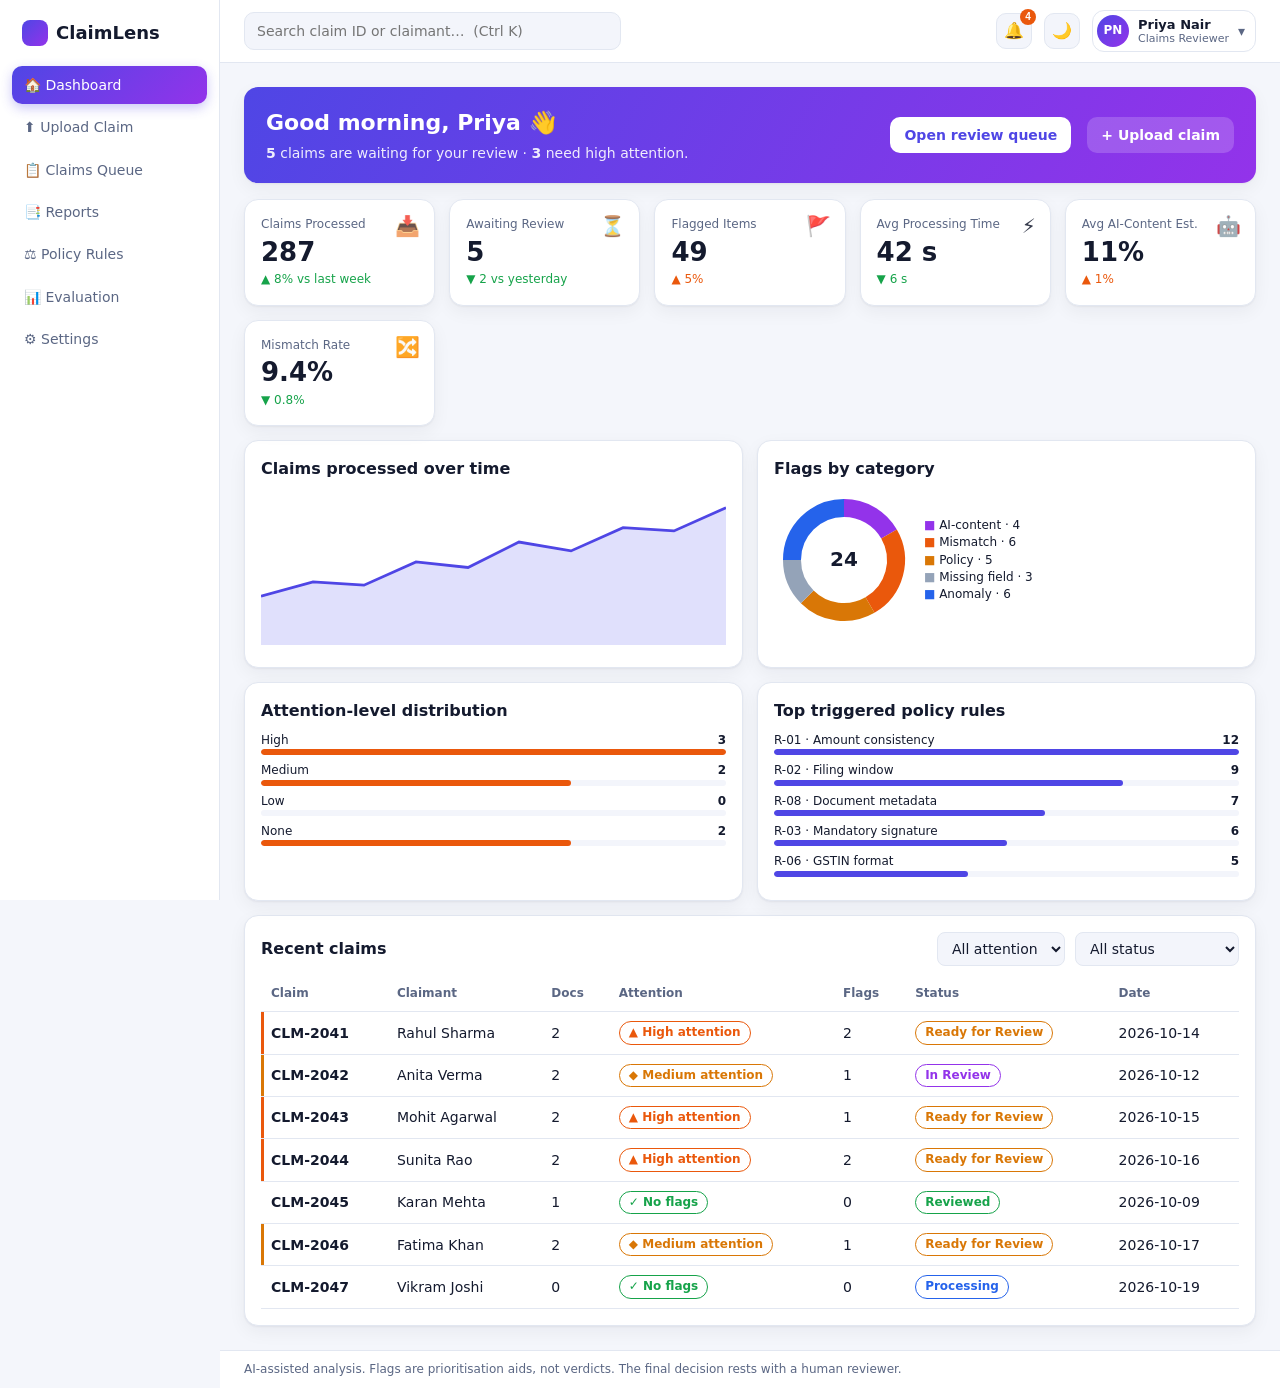
<file: index.html>
<!doctype html>
<html lang="en" data-theme="light">
<head>
<meta charset="utf-8">
<meta name="viewport" content="width=device-width,initial-scale=1">
<title>ClaimLens</title>
<link rel="stylesheet" href="style.css">
</head>
<body>
<div id="app">
  <div id="loaderr" style="display:none;font-family:system-ui,sans-serif;max-width:560px;margin:60px auto;padding:20px;border:1px solid #f59e0b;border-radius:12px;background:#fffbeb;color:#222">
    <h2 style="margin-top:0">ClaimLens could not load</h2>
    <p>This page needs <b>style.css</b> and <b>script.js</b> in the <b>same folder</b> as <b>index.html</b>, with exactly these names (no extra prefix or "(1)" in the name).</p>
    <p>Fix: rename the files if needed, or use the provided <b>claimlens.zip</b> and extract it fully before opening <b>index.html</b>.</p>
  </div>
</div>
<script src="script.js" onerror="document.getElementById('loaderr').style.display='block'"></script>
<script>window.addEventListener('load',function(){if(typeof render!=='function')document.getElementById('loaderr').style.display='block'})</script>
</body>
</html>
</file>
<file: style.css>
:root{--bg:#f4f6fb;--panel:#fff;--panel2:#f3f5fb;--bd:#e2e7f1;--tx:#141a2e;--mut:#5b6784;--pri:#4f46e5;--ok:#16a34a;--low:#2563eb;--med:#d97706;--high:#ea580c;--ai:#9333ea;--paper:#fffefb;--ink:#1b1f2a;--sh:0 1px 2px rgba(16,24,40,.05),0 6px 18px rgba(16,24,40,.05)}
[data-theme=dark]{--bg:#0b0f17;--panel:#121826;--panel2:#182033;--bd:#26304a;--tx:#e6ebf5;--mut:#8b96b0;--pri:#6366f1;--ok:#22c55e;--low:#3b82f6;--med:#f59e0b;--high:#f97316;--ai:#a855f7;--paper:#f8f7f2;--sh:0 1px 2px rgba(0,0,0,.35)}
*{box-sizing:border-box}html,body{margin:0;height:100%}
body{background:var(--bg);color:var(--tx);font:14px/1.45 Inter,system-ui,Segoe UI,sans-serif}
button,input,select,textarea{font:inherit;color:inherit}
a{color:var(--pri)}
.shell{display:grid;grid-template-columns:220px 1fr;min-height:100vh}
.side{background:var(--panel);border-right:1px solid var(--bd);padding:16px 12px;position:sticky;top:0;height:100vh;display:flex;flex-direction:column;gap:4px}
.logo{font-weight:800;font-size:18px;padding:4px 10px 16px;display:flex;gap:8px;align-items:center}
.logo i{width:26px;height:26px;border-radius:8px;background:linear-gradient(135deg,var(--pri),var(--ai));display:inline-block}
.nav{display:flex;gap:10px;align-items:center;padding:9px 12px;border-radius:10px;color:var(--mut);cursor:pointer;border:0;background:none;text-align:left;width:100%}
.nav:hover{background:var(--panel2);color:var(--tx)}.nav.on{background:linear-gradient(135deg,var(--pri),var(--ai));color:#fff;box-shadow:0 4px 12px rgba(79,70,229,.3)}
.main{display:flex;flex-direction:column;min-width:0}
.top{display:flex;gap:12px;align-items:center;padding:10px 24px;border-bottom:1px solid var(--bd);background:var(--panel);position:sticky;top:0;z-index:20}
.top input{flex:1;max-width:420px;background:var(--panel2);border:1px solid var(--bd);border-radius:10px;padding:8px 12px}
.page{padding:24px;flex:1}
.foot{padding:10px 24px;border-top:1px solid var(--bd);color:var(--mut);font-size:12px;background:var(--panel)}
h1{font-size:22px;margin:0 0 4px}h2{font-size:16px;margin:0 0 10px}h3{font-size:14px;margin:0 0 6px}
.sub{color:var(--mut);margin:0 0 18px}
.card{background:var(--panel);border:1px solid var(--bd);border-radius:14px;padding:16px;box-shadow:var(--sh)}
.grid{display:grid;gap:14px}.g6{grid-template-columns:repeat(auto-fit,minmax(170px,1fr))}.g2{grid-template-columns:repeat(auto-fit,minmax(340px,1fr))}
.kpi .v{font-size:26px;font-weight:700}.kpi .l{color:var(--mut);font-size:12px}
.btn{background:var(--pri);color:#fff;border:0;border-radius:10px;padding:8px 14px;cursor:pointer;font-weight:600}
.btn.sec{background:var(--panel2);color:var(--tx);border:1px solid var(--bd)}.btn.sm{padding:4px 10px;font-size:12px}
.btn.ok{background:var(--ok);color:#06210f}.btn:disabled{opacity:.45;cursor:not-allowed}
.badge{display:inline-flex;gap:5px;align-items:center;padding:2px 9px;border-radius:99px;font-size:12px;font-weight:600;border:1px solid currentColor;white-space:nowrap}
.b-high{color:var(--high)}.b-medium{color:var(--med)}.b-low{color:var(--low)}.b-ok{color:var(--ok)}.b-mut{color:var(--mut)}.b-ai{color:var(--ai)}
table{width:100%;border-collapse:collapse}th,td{text-align:left;padding:9px 10px;border-bottom:1px solid var(--bd);vertical-align:middle}
th{color:var(--mut);font-weight:600;font-size:12px;cursor:default}tr.row:hover{background:var(--panel2);cursor:pointer}
.bar{height:6px;background:var(--panel2);border-radius:9px;overflow:hidden;min-width:60px}.bar>i{display:block;height:100%;border-radius:9px}
.row2{display:flex;gap:10px;align-items:center;flex-wrap:wrap}.sp{flex:1}
.drop{border:2px dashed var(--bd);border-radius:16px;padding:40px;text-align:center;cursor:pointer;background:var(--panel2)}
.drop.over{border-color:var(--pri);background:rgba(99,102,241,.1)}
input[type=text],input[type=number],input[type=date],select,textarea{background:var(--panel2);border:1px solid var(--bd);border-radius:8px;padding:7px 10px;width:100%}
label.f{display:block;font-size:12px;color:var(--mut);margin-bottom:10px}
.err{color:var(--high);font-size:12px;margin:6px 0}
.step{display:flex;gap:12px;align-items:center;padding:12px 0;border-bottom:1px solid var(--bd)}
.dot{width:26px;height:26px;border-radius:50%;display:grid;place-items:center;background:var(--panel2);font-size:13px;border:1px solid var(--bd)}
.dot.done{background:var(--ok);color:#06210f;border:0}.dot.run{border-color:var(--pri);color:var(--pri);animation:pulse 1s infinite}
@keyframes pulse{50%{box-shadow:0 0 0 6px rgba(99,102,241,.25)}}
@media(prefers-reduced-motion:reduce){*{animation:none!important;transition:none!important}}
.rev{display:grid;grid-template-columns:1.15fr .95fr 1.1fr;gap:14px;align-items:start}
@media(max-width:1100px){.rev{grid-template-columns:1fr}.shell{grid-template-columns:1fr}.side{position:static;height:auto;flex-direction:row;flex-wrap:wrap}.logo{width:100%}}
.pane{max-height:calc(100vh - 250px);overflow:auto;min-height:300px}
.tabs{display:flex;gap:4px;flex-wrap:wrap;margin-bottom:12px}
.tab{padding:5px 11px;border-radius:99px;border:1px solid var(--bd);background:none;cursor:pointer;color:var(--mut);font-size:12px}
.tab.on{background:var(--pri);color:#fff;border-color:var(--pri)}
.paperwrap{overflow:auto;background:var(--panel2);border-radius:10px;padding:12px;max-height:calc(100vh - 330px)}
.paper{position:relative;width:520px;height:680px;background:var(--paper);color:var(--ink);box-shadow:0 4px 18px rgba(0,0,0,.35);transform-origin:top left;margin:0 auto}
.paper .hd{position:absolute;left:8%;top:5%;font-weight:700;font-size:15px}
.paper .hd small{display:block;font-weight:400;color:#667;font-size:10px}
.fld{position:absolute;font-size:11px;padding:2px 4px;border-radius:3px;overflow:hidden;cursor:pointer;line-height:1.15}
.fld small{display:block;font-size:8px;color:#778;text-transform:uppercase}
.fld.show{border:1.5px solid var(--ok);background:rgba(34,197,94,.08)}
.fld.show.mis{border-color:var(--high);background:rgba(249,115,22,.14)}
.fld.show.rev2{border-color:var(--med);background:rgba(245,158,11,.14)}
.fld.show.mss{border-color:#999;background:rgba(150,150,150,.14)}
.fld.sel{outline:3px solid var(--pri);animation:pulse 1s 2}
.flag{position:absolute;border:2px solid var(--high);background:rgba(249,115,22,.12);border-radius:4px;cursor:pointer}
.flag.ai{border-color:var(--ai);background:rgba(168,85,247,.12)}
.flag.sel{outline:3px solid var(--pri)}
.fc{border:1px solid var(--bd);border-radius:12px;padding:12px;margin-bottom:10px;background:var(--panel2)}
.fc.sel{border-color:var(--pri)}.fc.dis{opacity:.5}
.ev{font-size:12px;color:var(--mut);margin:3px 0;padding-left:10px;border-left:2px solid var(--bd)}
.cmp{display:grid;grid-template-columns:1fr 1fr;gap:8px;margin:8px 0}.cmp div{background:var(--panel);border:1px solid var(--bd);border-radius:8px;padding:8px}
.cmp b{display:block;font-size:17px}
.hl{background:rgba(168,85,247,.25);border-radius:3px;padding:0 2px}
.modal{position:fixed;inset:0;background:rgba(0,0,0,.6);display:grid;place-items:center;z-index:50;padding:20px}
.modal>div{background:var(--panel);border-radius:14px;max-width:820px;width:100%;max-height:90vh;overflow:auto;padding:22px;border:1px solid var(--bd)}
.toast{position:fixed;right:18px;bottom:18px;background:var(--panel);border:1px solid var(--bd);border-left:4px solid var(--pri);padding:10px 16px;border-radius:10px;z-index:99;box-shadow:0 6px 20px rgba(0,0,0,.3)}
.note{background:rgba(99,102,241,.12);border:1px solid var(--pri);border-radius:10px;padding:8px 12px;font-size:12px;margin-bottom:12px}
.warn{background:rgba(245,158,11,.12);border:1px solid var(--med);border-radius:10px;padding:8px 12px;font-size:12px;margin:8px 0}
.hm{display:grid;grid-template-columns:repeat(2,110px);gap:4px}.hm div{padding:22px 8px;text-align:center;border-radius:8px;font-weight:700}
.tgl{width:36px;height:20px;border-radius:99px;background:var(--bd);position:relative;cursor:pointer;display:inline-block;vertical-align:middle;border:0}
.tgl::after{content:"";position:absolute;top:2px;left:2px;width:16px;height:16px;border-radius:50%;background:#fff;transition:.15s}
.tgl.on{background:var(--ok)}.tgl.on::after{left:18px}

.btn{transition:.15s}.btn:hover:not(:disabled){filter:brightness(1.08);transform:translateY(-1px)}
.kpi{transition:.15s;position:relative}.kpi:hover{transform:translateY(-2px)}.kpi .ic{position:absolute;right:14px;top:12px;font-size:20px;opacity:.85}
.hero{background:linear-gradient(120deg,var(--pri),var(--ai));color:#fff;border:0;display:flex;gap:16px;align-items:center;flex-wrap:wrap;margin-bottom:16px;padding:20px 22px}
.hero h1{color:#fff;margin:0}.hero p{margin:4px 0 0;opacity:.9}.hero .btn{background:#fff;color:var(--pri)}.hero .btn.g{background:rgba(255,255,255,.18);color:#fff}
.pop{position:relative}.icon{position:relative;width:36px;height:36px;border-radius:10px;border:1px solid var(--bd);background:var(--panel2);cursor:pointer;font-size:16px}
.icon:hover{border-color:var(--pri)}.cnt{position:absolute;top:-5px;right:-5px;background:var(--high);color:#fff;font:700 10px/16px sans-serif;min-width:16px;border-radius:99px;font-style:normal}
.usr{display:flex;gap:9px;align-items:center;background:none;border:1px solid var(--bd);border-radius:12px;padding:4px 10px 4px 4px;cursor:pointer;text-align:left}
.usr:hover{border-color:var(--pri)}.usr small{display:block;color:var(--mut);font-size:11px;line-height:1.1}.usr b{font-size:13px;line-height:1.2;display:block}
.av{width:32px;height:32px;border-radius:50%;background:linear-gradient(135deg,var(--pri),var(--ai));color:#fff;display:grid;place-items:center;font-weight:700;font-size:12px;flex:none}
.menu{position:absolute;right:0;top:46px;width:230px;background:var(--panel);border:1px solid var(--bd);border-radius:12px;box-shadow:0 14px 34px rgba(16,24,40,.22);padding:6px;z-index:30}
.mi{padding:8px 10px;border-radius:8px;cursor:pointer;font-size:13px}.mi:hover{background:var(--panel2)}
.back{display:inline-block;color:var(--mut);text-decoration:none;font-size:13px}.back:hover{color:var(--pri)}
tr.row td:first-child{box-shadow:inset 3px 0 transparent}
tr.a-high td:first-child{box-shadow:inset 3px 0 var(--high)}tr.a-medium td:first-child{box-shadow:inset 3px 0 var(--med)}tr.a-low td:first-child{box-shadow:inset 3px 0 var(--low)}
kbd{background:var(--panel2);border:1px solid var(--bd);border-bottom-width:2px;border-radius:6px;padding:1px 7px;font:600 12px monospace}
.prog{height:8px;margin:8px 0 12px}.top input:focus,input:focus,select:focus,textarea:focus{outline:2px solid var(--pri);outline-offset:1px}
.btn.ok{color:#fff}.toast{animation:slide .2s}@keyframes slide{from{transform:translateY(10px);opacity:0}}
@media(max-width:760px){.un{display:none}.top{padding:10px 12px}.page{padding:14px}}
@media print{.side,.top,.foot,.noprint{display:none!important}.modal{position:static;background:none}.modal>div{border:0;max-height:none}body{background:#fff;color:#000}}
</file>
